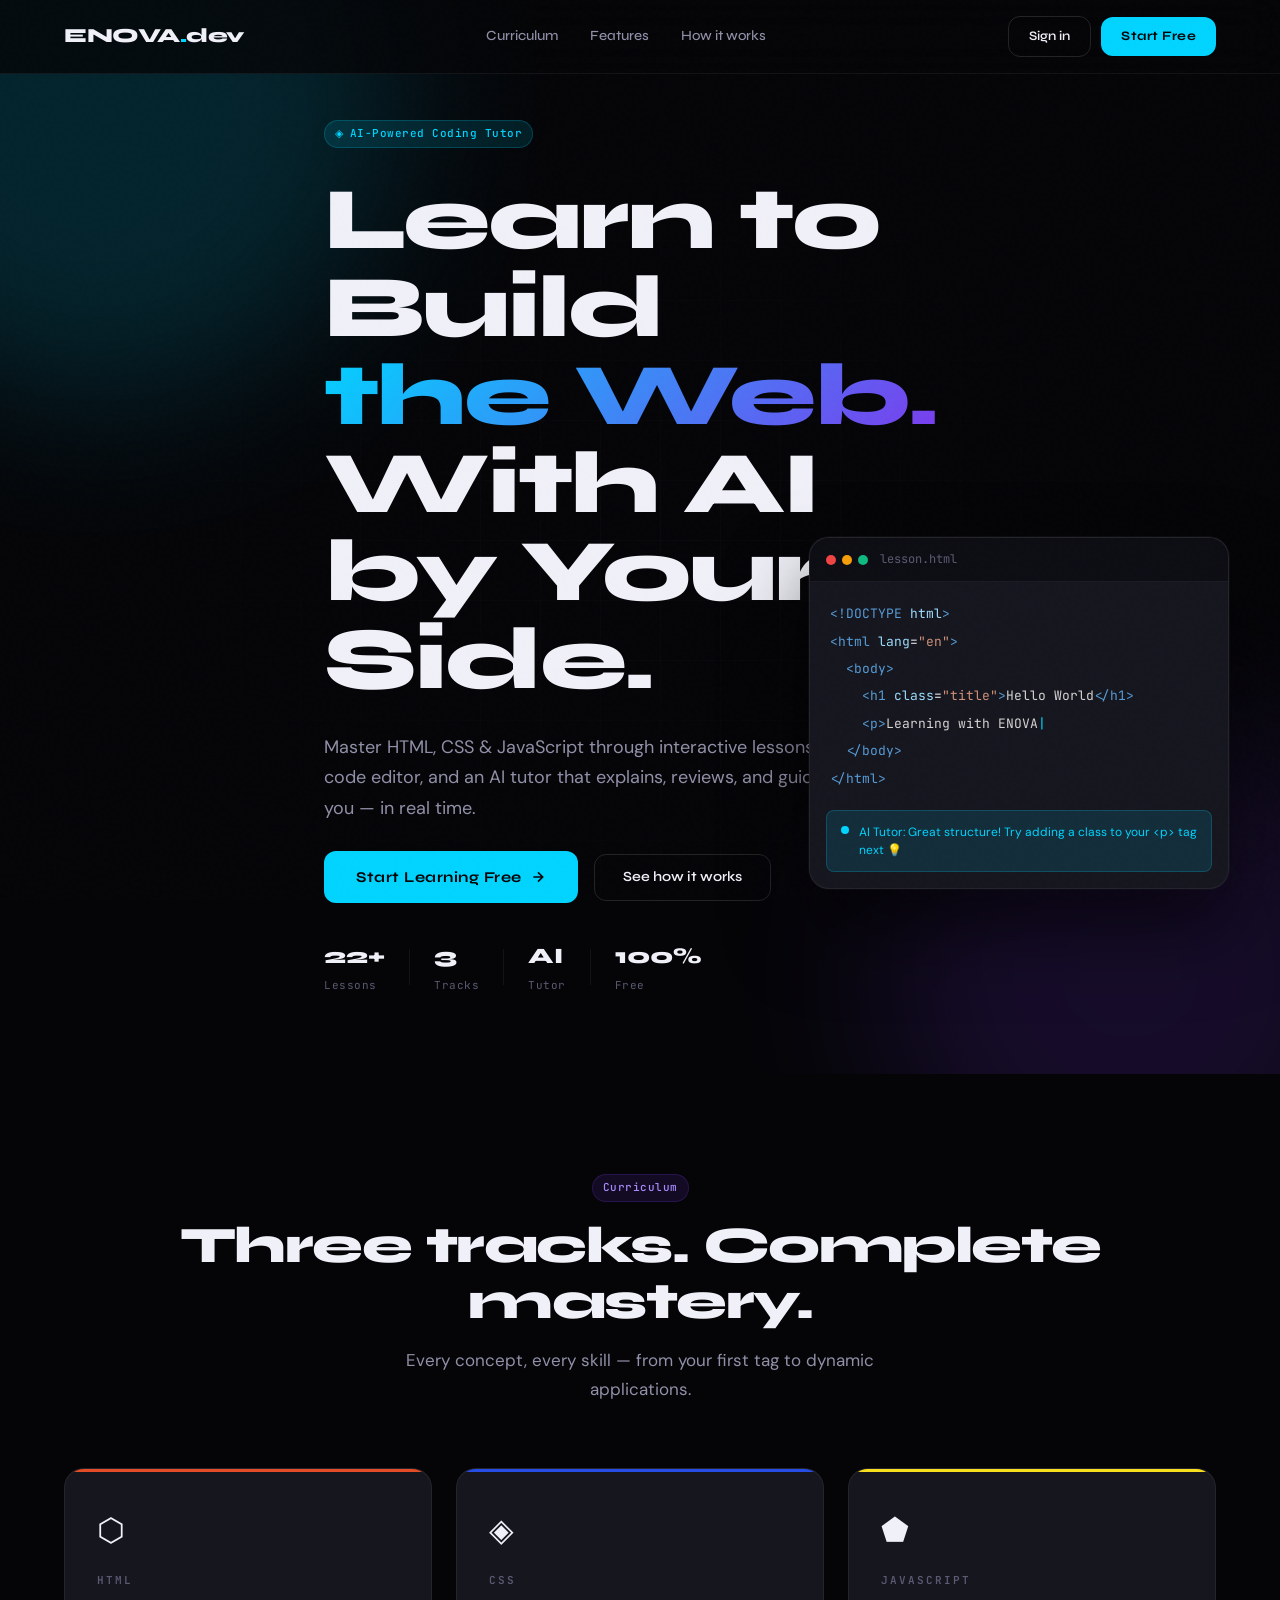
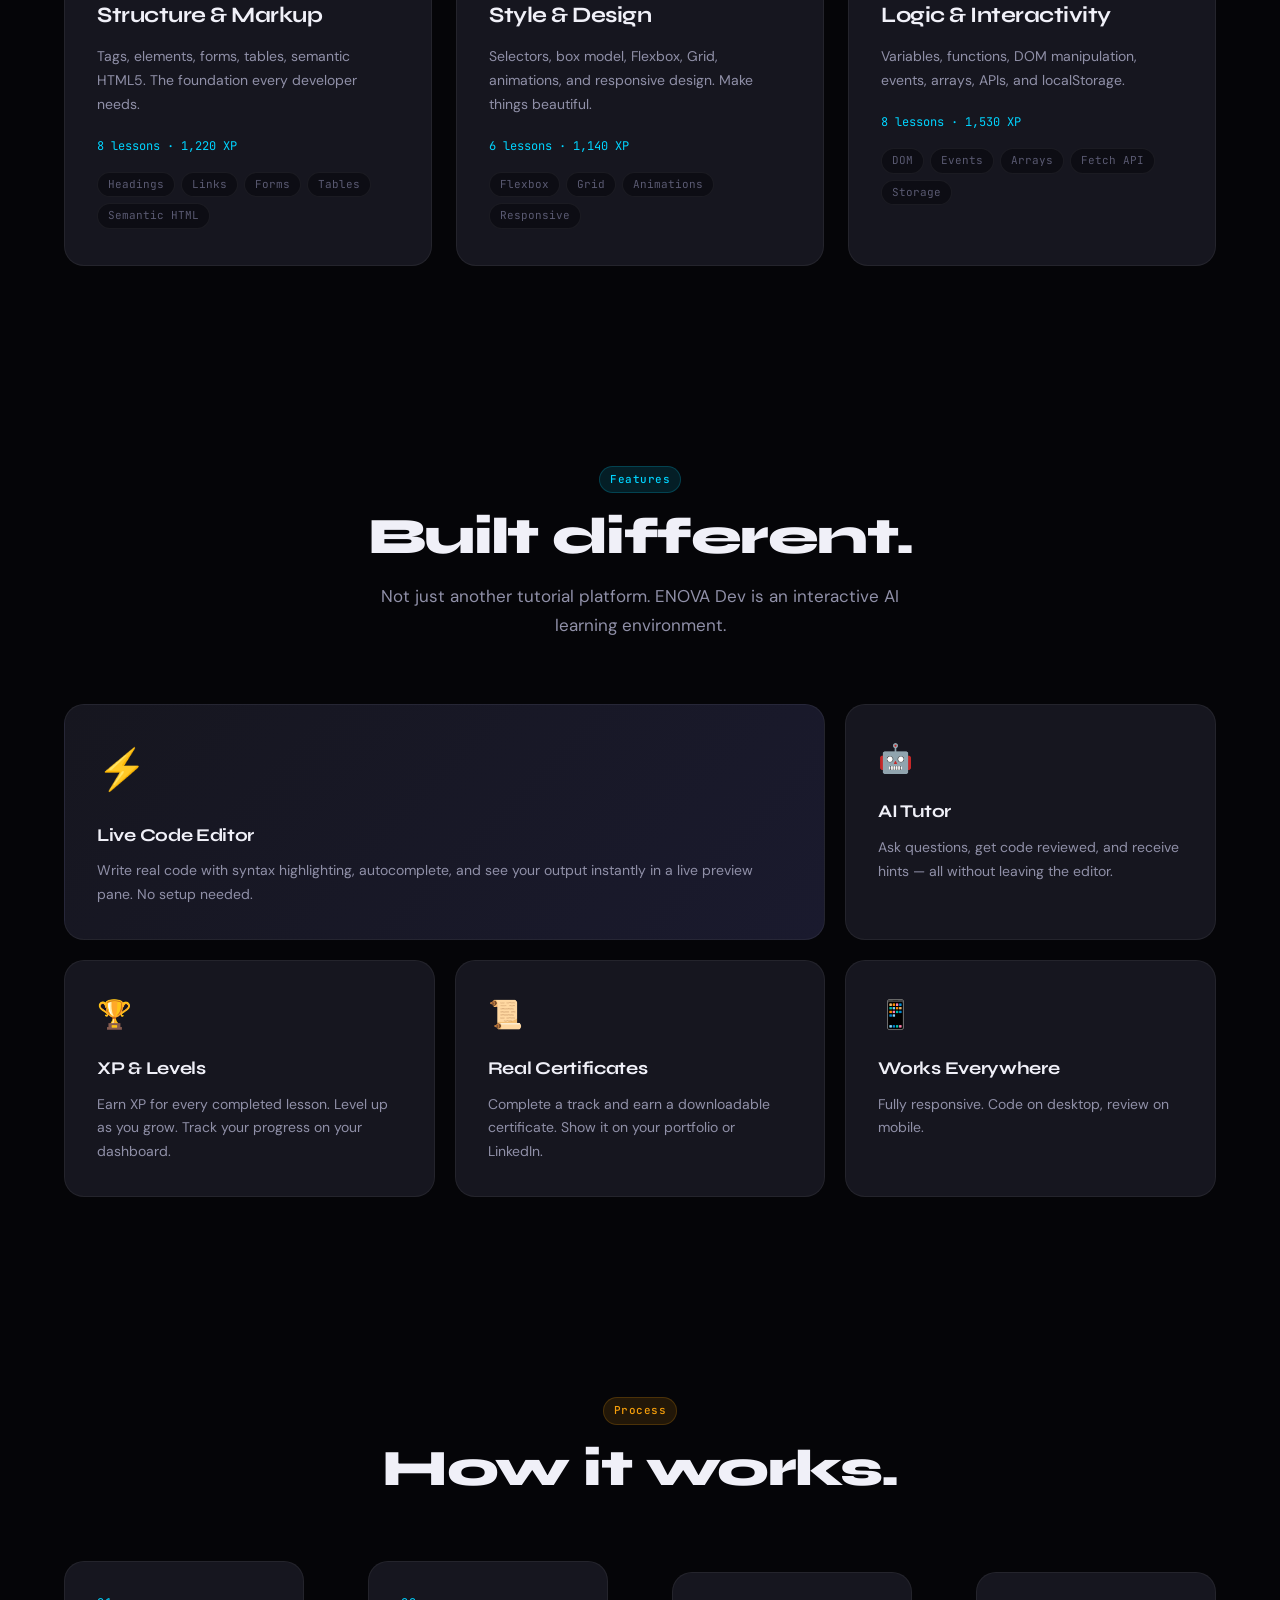
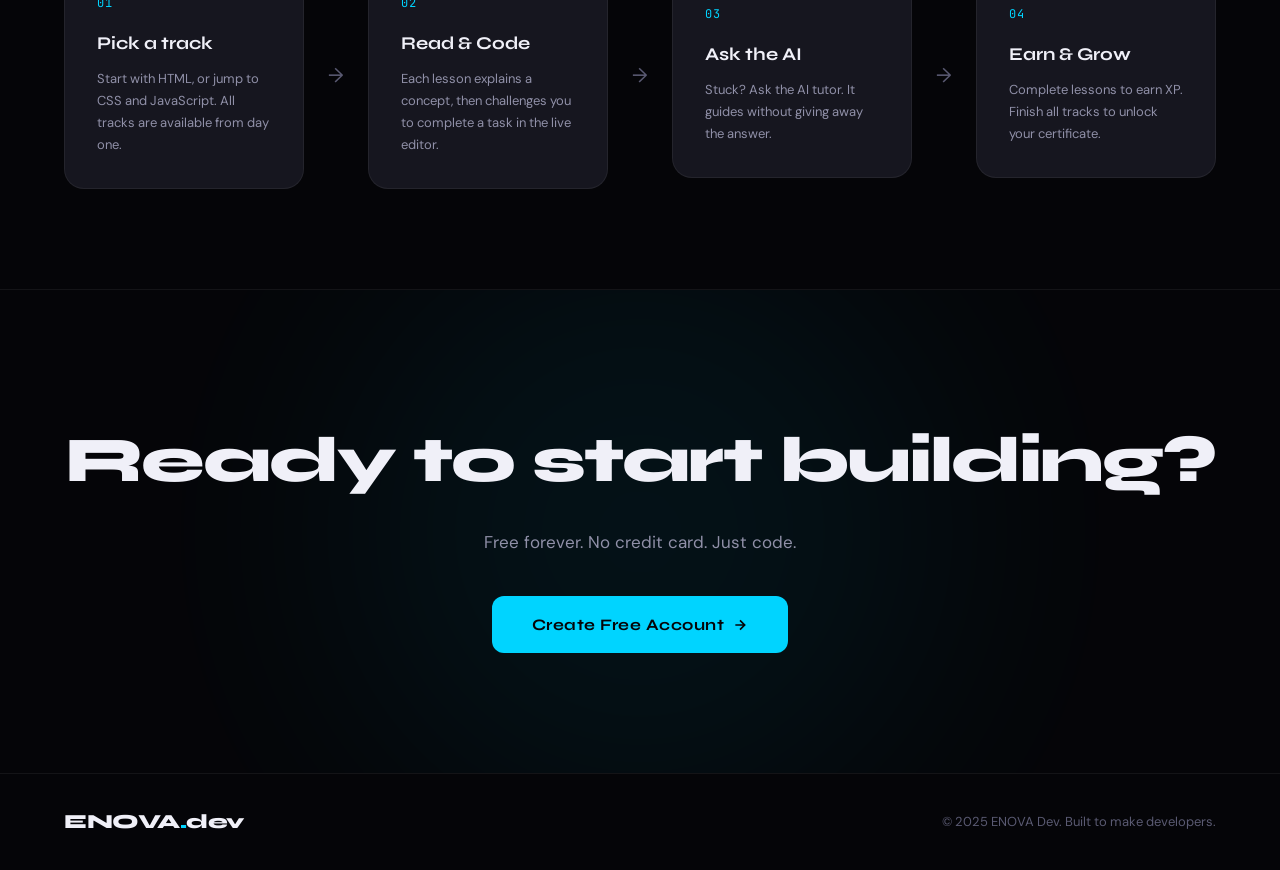
<file: index.html>
<!DOCTYPE html>
<html lang="en">
<head>
  <meta charset="UTF-8"/>
  <meta name="viewport" content="width=device-width, initial-scale=1.0"/>
  <title>ENOVA Dev — Learn Web Development with AI</title>
  <meta name="description" content="Master HTML, CSS, and JavaScript with an AI tutor that codes with you. Interactive lessons, live preview, XP system, and real certificates."/>
  <link rel="stylesheet" href="css/global.css"/>
  <link rel="stylesheet" href="css/landing.css"/>
  <link rel="icon" href="data:image/svg+xml,<svg xmlns='http://www.w3.org/2000/svg' viewBox='0 0 32 32'><text y='26' font-size='28'>⬡</text></svg>"/>
</head>
<body>

<!-- Nav -->
<nav class="nav">
  <div class="nav-inner">
    <a href="index.html" class="nav-logo">ENOVA<span>.</span>dev</a>
    <div class="nav-links">
      <a href="#curriculum" class="nav-link">Curriculum</a>
      <a href="#features" class="nav-link">Features</a>
      <a href="#how" class="nav-link">How it works</a>
    </div>
    <div class="nav-actions">
      <a href="login.html" class="btn-ghost" style="padding:9px 20px;font-size:13px;">Sign in</a>
      <a href="test.html" class="btn-primary" style="padding:9px 20px;font-size:13px;">Start Free</a>
    </div>
  </div>
</nav>

<!-- Hero -->
<section class="hero">
  <div class="hero-bg">
    <div class="hero-orb hero-orb-1"></div>
    <div class="hero-orb hero-orb-2"></div>
    <div class="hero-grid"></div>
  </div>
  <div class="container hero-inner">
    <div class="hero-badge badge badge-cyan" style="animation-delay:0s">
      <span>◈</span> AI-Powered Coding Tutor
    </div>
    <h1 class="hero-title">
      Learn to Build<br/>
      <span class="hero-title-accent">the Web.</span><br/>
      With AI by Your Side.
    </h1>
    <p class="hero-sub">
      Master HTML, CSS &amp; JavaScript through interactive lessons, a live code editor, and an AI tutor that explains, reviews, and guides you — in real time.
    </p>
    <div class="hero-actions">
      <a href="test.html" class="btn-primary hero-cta">
        Start Learning Free
        <svg width="16" height="16" viewBox="0 0 24 24" fill="none" stroke="currentColor" stroke-width="2.5"><path d="M5 12h14M12 5l7 7-7 7"/></svg>
      </a>
      <a href="#how" class="btn-ghost">See how it works</a>
    </div>
    <div class="hero-stats">
      <div class="hero-stat">
        <span class="hero-stat-num">22+</span>
        <span class="hero-stat-label">Lessons</span>
      </div>
      <div class="hero-stat-divider"></div>
      <div class="hero-stat">
        <span class="hero-stat-num">3</span>
        <span class="hero-stat-label">Tracks</span>
      </div>
      <div class="hero-stat-divider"></div>
      <div class="hero-stat">
        <span class="hero-stat-num">AI</span>
        <span class="hero-stat-label">Tutor</span>
      </div>
      <div class="hero-stat-divider"></div>
      <div class="hero-stat">
        <span class="hero-stat-num">100%</span>
        <span class="hero-stat-label">Free</span>
      </div>
    </div>
  </div>

  <!-- Floating code preview -->
  <div class="hero-preview">
    <div class="preview-window">
      <div class="preview-topbar">
        <div class="preview-dots">
          <span style="background:#ef4444"></span>
          <span style="background:#f59e0b"></span>
          <span style="background:#10b981"></span>
        </div>
        <span class="preview-title">lesson.html</span>
      </div>
      <div class="preview-code">
        <div class="code-line"><span class="code-tag">&lt;!DOCTYPE</span> <span class="code-attr">html</span><span class="code-tag">&gt;</span></div>
        <div class="code-line"><span class="code-tag">&lt;html</span> <span class="code-attr">lang</span>=<span class="code-str">"en"</span><span class="code-tag">&gt;</span></div>
        <div class="code-line code-indent"><span class="code-tag">&lt;body&gt;</span></div>
        <div class="code-line code-indent-2"><span class="code-tag">&lt;h1</span> <span class="code-attr">class</span>=<span class="code-str">"title"</span><span class="code-tag">&gt;</span><span class="code-text">Hello World</span><span class="code-tag">&lt;/h1&gt;</span></div>
        <div class="code-line code-indent-2 code-cursor"><span class="code-tag">&lt;p&gt;</span><span class="code-text">Learning with ENOVA</span><span class="cursor-blink">|</span></div>
        <div class="code-line code-indent"><span class="code-tag">&lt;/body&gt;</span></div>
        <div class="code-line"><span class="code-tag">&lt;/html&gt;</span></div>
      </div>
      <!-- AI Chip -->
      <div class="ai-chip">
        <div class="ai-chip-dot"></div>
        <span>AI Tutor: Great structure! Try adding a class to your &lt;p&gt; tag next 💡</span>
      </div>
    </div>
  </div>
</section>

<!-- Curriculum -->
<section class="section" id="curriculum">
  <div class="container">
    <div class="section-header">
      <div class="badge badge-violet">Curriculum</div>
      <h2 class="section-title">Three tracks. Complete mastery.</h2>
      <p class="section-sub">Every concept, every skill — from your first tag to dynamic applications.</p>
    </div>
    <div class="tracks-grid">
      <div class="track-card track-html">
        <div class="track-icon">⬡</div>
        <div class="track-label">HTML</div>
        <h3 class="track-title">Structure & Markup</h3>
        <p class="track-desc">Tags, elements, forms, tables, semantic HTML5. The foundation every developer needs.</p>
        <div class="track-lessons">8 lessons · 1,220 XP</div>
        <div class="track-topics">
          <span>Headings</span><span>Links</span><span>Forms</span><span>Tables</span><span>Semantic HTML</span>
        </div>
      </div>
      <div class="track-card track-css">
        <div class="track-icon">◈</div>
        <div class="track-label">CSS</div>
        <h3 class="track-title">Style & Design</h3>
        <p class="track-desc">Selectors, box model, Flexbox, Grid, animations, and responsive design. Make things beautiful.</p>
        <div class="track-lessons">6 lessons · 1,140 XP</div>
        <div class="track-topics">
          <span>Flexbox</span><span>Grid</span><span>Animations</span><span>Responsive</span>
        </div>
      </div>
      <div class="track-card track-js">
        <div class="track-icon">⬟</div>
        <div class="track-label">JavaScript</div>
        <h3 class="track-title">Logic & Interactivity</h3>
        <p class="track-desc">Variables, functions, DOM manipulation, events, arrays, APIs, and localStorage.</p>
        <div class="track-lessons">8 lessons · 1,530 XP</div>
        <div class="track-topics">
          <span>DOM</span><span>Events</span><span>Arrays</span><span>Fetch API</span><span>Storage</span>
        </div>
      </div>
    </div>
  </div>
</section>

<!-- Features -->
<section class="section" id="features">
  <div class="container">
    <div class="section-header">
      <div class="badge badge-cyan">Features</div>
      <h2 class="section-title">Built different.</h2>
      <p class="section-sub">Not just another tutorial platform. ENOVA Dev is an interactive AI learning environment.</p>
    </div>
    <div class="features-grid">
      <div class="feature-card feature-large">
        <div class="feature-icon-lg">⚡</div>
        <h3>Live Code Editor</h3>
        <p>Write real code with syntax highlighting, autocomplete, and see your output instantly in a live preview pane. No setup needed.</p>
      </div>
      <div class="feature-card">
        <div class="feature-icon">🤖</div>
        <h3>AI Tutor</h3>
        <p>Ask questions, get code reviewed, and receive hints — all without leaving the editor.</p>
      </div>
      <div class="feature-card">
        <div class="feature-icon">🏆</div>
        <h3>XP & Levels</h3>
        <p>Earn XP for every completed lesson. Level up as you grow. Track your progress on your dashboard.</p>
      </div>
      <div class="feature-card">
        <div class="feature-icon">📜</div>
        <h3>Real Certificates</h3>
        <p>Complete a track and earn a downloadable certificate. Show it on your portfolio or LinkedIn.</p>
      </div>
      <div class="feature-card">
        <div class="feature-icon">📱</div>
        <h3>Works Everywhere</h3>
        <p>Fully responsive. Code on desktop, review on mobile.</p>
      </div>
    </div>
  </div>
</section>

<!-- How it works -->
<section class="section" id="how">
  <div class="container">
    <div class="section-header">
      <div class="badge badge-gold">Process</div>
      <h2 class="section-title">How it works.</h2>
    </div>
    <div class="steps">
      <div class="step">
        <div class="step-num">01</div>
        <h3>Pick a track</h3>
        <p>Start with HTML, or jump to CSS and JavaScript. All tracks are available from day one.</p>
      </div>
      <div class="step-arrow">→</div>
      <div class="step">
        <div class="step-num">02</div>
        <h3>Read & Code</h3>
        <p>Each lesson explains a concept, then challenges you to complete a task in the live editor.</p>
      </div>
      <div class="step-arrow">→</div>
      <div class="step">
        <div class="step-num">03</div>
        <h3>Ask the AI</h3>
        <p>Stuck? Ask the AI tutor. It guides without giving away the answer.</p>
      </div>
      <div class="step-arrow">→</div>
      <div class="step">
        <div class="step-num">04</div>
        <h3>Earn & Grow</h3>
        <p>Complete lessons to earn XP. Finish all tracks to unlock your certificate.</p>
      </div>
    </div>
  </div>
</section>

<!-- CTA -->
<section class="cta-section">
  <div class="cta-orb"></div>
  <div class="container cta-inner">
    <h2 class="cta-title">Ready to start building?</h2>
    <p class="cta-sub">Free forever. No credit card. Just code.</p>
    <a href="test.html" class="btn-primary cta-btn">
      Create Free Account
      <svg width="16" height="16" viewBox="0 0 24 24" fill="none" stroke="currentColor" stroke-width="2.5"><path d="M5 12h14M12 5l7 7-7 7"/></svg>
    </a>
  </div>
</section>

<!-- Footer -->
<footer class="footer">
  <div class="container footer-inner">
    <div class="nav-logo">ENOVA<span style="color:var(--cyan)">.</span>dev</div>
    <p style="color:var(--text-3);font-size:13px;">© 2025 ENOVA Dev. Built to make developers.</p>
  </div>
</footer>

<script>
  // Intersection observer for scroll animations
  const observer = new IntersectionObserver((entries) => {
    entries.forEach(entry => {
      if (entry.isIntersecting) {
        entry.target.style.opacity = '1';
        entry.target.style.transform = 'translateY(0)';
      }
    });
  }, { threshold: 0.1 });

  document.querySelectorAll('.track-card, .feature-card, .step').forEach(el => {
    el.style.opacity = '0';
    el.style.transform = 'translateY(30px)';
    el.style.transition = 'opacity 0.6s ease, transform 0.6s ease';
    observer.observe(el);
  });
</script>
</body>
</html>
</file>
<file: css/global.css>
@import url('https://fonts.googleapis.com/css2?family=Syne:wght@400;500;600;700;800&family=JetBrains+Mono:wght@300;400;500;600&family=DM+Sans:ital,wght@0,300;0,400;0,500;1,300&display=swap');

:root {
  --bg: #050508;
  --bg-2: #0d0d14;
  --bg-3: #12121c;
  --surface: #16161f;
  --surface-2: #1e1e2e;
  --border: rgba(255,255,255,0.06);
  --border-hover: rgba(255,255,255,0.12);

  --cyan: #00d4ff;
  --cyan-dim: rgba(0,212,255,0.12);
  --cyan-glow: rgba(0,212,255,0.3);
  --violet: #7c3aed;
  --violet-dim: rgba(124,58,237,0.12);
  --gold: #f59e0b;
  --gold-dim: rgba(245,158,11,0.12);
  --red: #ef4444;
  --green: #10b981;

  --text: #f0f0f8;
  --text-2: #9090a8;
  --text-3: #5a5a72;

  --font-display: 'Syne', sans-serif;
  --font-body: 'DM Sans', sans-serif;
  --font-mono: 'JetBrains Mono', monospace;

  --radius: 12px;
  --radius-lg: 20px;
  --radius-sm: 8px;
  --transition: all 0.25s cubic-bezier(0.4, 0, 0.2, 1);
}

*, *::before, *::after { box-sizing: border-box; margin: 0; padding: 0; }

html { scroll-behavior: smooth; }

body {
  font-family: var(--font-body);
  background: var(--bg);
  color: var(--text);
  line-height: 1.6;
  overflow-x: hidden;
  -webkit-font-smoothing: antialiased;
}

/* Scrollbar */
::-webkit-scrollbar { width: 4px; }
::-webkit-scrollbar-track { background: var(--bg-2); }
::-webkit-scrollbar-thumb { background: var(--surface-2); border-radius: 2px; }
::-webkit-scrollbar-thumb:hover { background: var(--text-3); }

/* Selection */
::selection { background: var(--cyan-dim); color: var(--cyan); }

/* Global noise overlay */
body::before {
  content: '';
  position: fixed;
  inset: 0;
  background-image: url("data:image/svg+xml,%3Csvg viewBox='0 0 256 256' xmlns='http://www.w3.org/2000/svg'%3E%3Cfilter id='noise'%3E%3CfeTurbulence type='fractalNoise' baseFrequency='0.9' numOctaves='4' stitchTiles='stitch'/%3E%3C/filter%3E%3Crect width='100%25' height='100%25' filter='url(%23noise)' opacity='0.03'/%3E%3C/svg%3E");
  pointer-events: none;
  z-index: 9999;
  opacity: 0.4;
}

a { text-decoration: none; color: inherit; }

button {
  cursor: pointer;
  font-family: var(--font-display);
  border: none;
  outline: none;
}

input, textarea, select {
  font-family: var(--font-body);
  outline: none;
}

/* Utility classes */
.container { max-width: 1200px; margin: 0 auto; padding: 0 24px; }
.flex { display: flex; }
.flex-col { flex-direction: column; }
.items-center { align-items: center; }
.justify-center { justify-content: center; }
.justify-between { justify-content: space-between; }
.gap-8 { gap: 8px; }
.gap-12 { gap: 12px; }
.gap-16 { gap: 16px; }
.gap-24 { gap: 24px; }

/* Glow effects */
.glow-cyan { box-shadow: 0 0 30px var(--cyan-glow); }
.text-cyan { color: var(--cyan); }
.text-violet { color: var(--violet); }
.text-gold { color: var(--gold); }
.text-muted { color: var(--text-2); }

/* Btn primary */
.btn-primary {
  display: inline-flex;
  align-items: center;
  justify-content: center;
  gap: 8px;
  padding: 12px 28px;
  background: var(--cyan);
  color: var(--bg);
  font-family: var(--font-display);
  font-weight: 700;
  font-size: 14px;
  letter-spacing: 0.5px;
  border-radius: var(--radius);
  transition: var(--transition);
  position: relative;
  overflow: hidden;
}
.btn-primary::before {
  content: '';
  position: absolute;
  inset: 0;
  background: linear-gradient(135deg, transparent 0%, rgba(255,255,255,0.15) 100%);
  opacity: 0;
  transition: var(--transition);
}
.btn-primary:hover { transform: translateY(-2px); box-shadow: 0 8px 30px var(--cyan-glow); }
.btn-primary:hover::before { opacity: 1; }
.btn-primary:active { transform: translateY(0); }

.btn-ghost {
  display: inline-flex;
  align-items: center;
  justify-content: center;
  gap: 8px;
  padding: 11px 28px;
  background: transparent;
  color: var(--text);
  font-family: var(--font-display);
  font-weight: 600;
  font-size: 14px;
  border: 1px solid var(--border-hover);
  border-radius: var(--radius);
  transition: var(--transition);
}
.btn-ghost:hover { border-color: var(--cyan); color: var(--cyan); background: var(--cyan-dim); }

/* Card */
.card {
  background: var(--surface);
  border: 1px solid var(--border);
  border-radius: var(--radius-lg);
  transition: var(--transition);
}
.card:hover { border-color: var(--border-hover); }

/* Badge */
.badge {
  display: inline-flex;
  align-items: center;
  gap: 6px;
  padding: 4px 10px;
  border-radius: 999px;
  font-family: var(--font-mono);
  font-size: 11px;
  font-weight: 500;
  letter-spacing: 0.5px;
}
.badge-cyan { background: var(--cyan-dim); color: var(--cyan); border: 1px solid rgba(0,212,255,0.2); }
.badge-violet { background: var(--violet-dim); color: #a78bfa; border: 1px solid rgba(124,58,237,0.2); }
.badge-gold { background: var(--gold-dim); color: var(--gold); border: 1px solid rgba(245,158,11,0.2); }

/* XP bar */
.xp-bar-track {
  width: 100%;
  height: 4px;
  background: var(--surface-2);
  border-radius: 999px;
  overflow: hidden;
}
.xp-bar-fill {
  height: 100%;
  background: linear-gradient(90deg, var(--cyan), var(--violet));
  border-radius: 999px;
  transition: width 0.8s cubic-bezier(0.4, 0, 0.2, 1);
}

/* Animations */
@keyframes fadeUp {
  from { opacity: 0; transform: translateY(24px); }
  to { opacity: 1; transform: translateY(0); }
}
@keyframes fadeIn {
  from { opacity: 0; }
  to { opacity: 1; }
}
@keyframes pulse-cyan {
  0%, 100% { box-shadow: 0 0 0 0 var(--cyan-glow); }
  50% { box-shadow: 0 0 20px 4px var(--cyan-glow); }
}
@keyframes float {
  0%, 100% { transform: translateY(0); }
  50% { transform: translateY(-8px); }
}
@keyframes spin-slow {
  to { transform: rotate(360deg); }
}
@keyframes bounce-dot {
  0%, 80%, 100% { transform: scale(0.6); opacity: 0.4; }
  40% { transform: scale(1); opacity: 1; }
}
@keyframes shimmer {
  0% { background-position: -200% center; }
  100% { background-position: 200% center; }
}

.anim-fade-up { animation: fadeUp 0.6s ease forwards; }
.anim-fade-in { animation: fadeIn 0.4s ease forwards; }

/* Page load animation */
.page-enter { opacity: 0; transform: translateY(16px); animation: fadeUp 0.5s ease 0.1s forwards; }

/* Nav */
.nav {
  position: fixed;
  top: 0; left: 0; right: 0;
  z-index: 100;
  padding: 16px 0;
  background: rgba(5,5,8,0.8);
  backdrop-filter: blur(20px);
  border-bottom: 1px solid var(--border);
}
.nav-inner {
  display: flex;
  align-items: center;
  justify-content: space-between;
  max-width: 1200px;
  margin: 0 auto;
  padding: 0 24px;
}
.nav-logo {
  font-family: var(--font-display);
  font-weight: 800;
  font-size: 20px;
  letter-spacing: -0.5px;
}
.nav-logo span { color: var(--cyan); }
.nav-links { display: flex; align-items: center; gap: 32px; }
.nav-link {
  font-family: var(--font-display);
  font-size: 14px;
  font-weight: 500;
  color: var(--text-2);
  transition: var(--transition);
}
.nav-link:hover { color: var(--text); }
.nav-link.active { color: var(--cyan); }

/* Form inputs */
.input-group { display: flex; flex-direction: column; gap: 6px; }
.input-label {
  font-family: var(--font-mono);
  font-size: 11px;
  font-weight: 500;
  color: var(--text-3);
  letter-spacing: 1px;
  text-transform: uppercase;
}
.input-field {
  width: 100%;
  padding: 12px 16px;
  background: var(--bg-2);
  border: 1px solid var(--border);
  border-radius: var(--radius-sm);
  color: var(--text);
  font-size: 14px;
  transition: var(--transition);
}
.input-field:focus { border-color: var(--cyan); box-shadow: 0 0 0 3px var(--cyan-dim); }
.input-field::placeholder { color: var(--text-3); }

/* Divider */
.divider {
  display: flex;
  align-items: center;
  gap: 16px;
  color: var(--text-3);
  font-size: 12px;
  font-family: var(--font-mono);
}
.divider::before, .divider::after {
  content: '';
  flex: 1;
  height: 1px;
  background: var(--border);
}

/* Toast */
.toast-container {
  position: fixed;
  top: 24px;
  right: 24px;
  z-index: 9000;
  display: flex;
  flex-direction: column;
  gap: 8px;
}
.toast {
  padding: 12px 20px;
  border-radius: var(--radius-sm);
  font-size: 13px;
  font-family: var(--font-body);
  animation: fadeUp 0.3s ease;
  display: flex;
  align-items: center;
  gap: 8px;
  min-width: 280px;
  border: 1px solid;
}
.toast-success { background: rgba(16,185,129,0.12); border-color: rgba(16,185,129,0.3); color: #10b981; }
.toast-error { background: rgba(239,68,68,0.12); border-color: rgba(239,68,68,0.3); color: #ef4444; }
.toast-info { background: var(--cyan-dim); border-color: rgba(0,212,255,0.3); color: var(--cyan); }

/* Loading spinner */
.spinner {
  width: 18px; height: 18px;
  border: 2px solid var(--border);
  border-top-color: var(--cyan);
  border-radius: 50%;
  animation: spin-slow 0.7s linear infinite;
}

/* Responsive */
@media (max-width: 768px) {
  .nav-links { display: none; }
  .container { padding: 0 16px; }
}
</file>
<file: css/landing.css>
/* ─── Hero ─────────────────────────────────────────────────────── */
.hero {
  min-height: 100vh;
  display: flex;
  align-items: center;
  position: relative;
  overflow: hidden;
  padding: 120px 0 80px;
}
.hero-bg {
  position: absolute;
  inset: 0;
  pointer-events: none;
}
.hero-orb {
  position: absolute;
  border-radius: 50%;
  filter: blur(80px);
  opacity: 0.15;
}
.hero-orb-1 {
  width: 600px; height: 600px;
  background: var(--cyan);
  top: -200px; left: -200px;
  animation: float 8s ease-in-out infinite;
}
.hero-orb-2 {
  width: 500px; height: 500px;
  background: var(--violet);
  bottom: -150px; right: -100px;
  animation: float 10s ease-in-out infinite reverse;
}
.hero-grid {
  position: absolute;
  inset: 0;
  background-image:
    linear-gradient(rgba(255,255,255,0.02) 1px, transparent 1px),
    linear-gradient(90deg, rgba(255,255,255,0.02) 1px, transparent 1px);
  background-size: 60px 60px;
  mask-image: radial-gradient(ellipse at center, black 0%, transparent 70%);
}

.hero-inner {
  position: relative;
  z-index: 1;
  display: flex;
  flex-direction: column;
  align-items: flex-start;
  max-width: 680px;
  gap: 28px;
}

.hero-badge {
  animation: fadeUp 0.5s ease 0.1s both;
}

.hero-title {
  font-family: var(--font-display);
  font-size: clamp(48px, 7vw, 88px);
  font-weight: 800;
  line-height: 1.0;
  letter-spacing: -2px;
  animation: fadeUp 0.6s ease 0.2s both;
}
.hero-title-accent {
  background: linear-gradient(135deg, var(--cyan) 0%, #7c3aed 100%);
  -webkit-background-clip: text;
  -webkit-text-fill-color: transparent;
  background-clip: text;
}

.hero-sub {
  font-size: 18px;
  color: var(--text-2);
  line-height: 1.7;
  max-width: 540px;
  animation: fadeUp 0.6s ease 0.3s both;
}

.hero-actions {
  display: flex;
  align-items: center;
  gap: 16px;
  animation: fadeUp 0.6s ease 0.4s both;
}
.hero-cta { padding: 14px 32px; font-size: 15px; }

.hero-stats {
  display: flex;
  align-items: center;
  gap: 24px;
  margin-top: 8px;
  animation: fadeUp 0.6s ease 0.5s both;
}
.hero-stat { display: flex; flex-direction: column; gap: 2px; }
.hero-stat-num {
  font-family: var(--font-display);
  font-size: 22px;
  font-weight: 800;
  color: var(--text);
}
.hero-stat-label {
  font-family: var(--font-mono);
  font-size: 11px;
  color: var(--text-3);
  letter-spacing: 0.5px;
}
.hero-stat-divider {
  width: 1px;
  height: 36px;
  background: var(--border);
}

/* Floating preview */
.hero-preview {
  position: absolute;
  right: 4%;
  top: 50%;
  transform: translateY(-50%);
  width: 420px;
  animation: fadeUp 0.8s ease 0.6s both, float 6s ease-in-out 1.4s infinite;
  z-index: 1;
}
.preview-window {
  background: var(--surface);
  border: 1px solid var(--border);
  border-radius: var(--radius-lg);
  overflow: hidden;
  box-shadow: 0 40px 80px rgba(0,0,0,0.6), 0 0 0 1px rgba(255,255,255,0.04);
}
.preview-topbar {
  display: flex;
  align-items: center;
  gap: 12px;
  padding: 12px 16px;
  background: var(--bg-2);
  border-bottom: 1px solid var(--border);
}
.preview-dots { display: flex; gap: 6px; }
.preview-dots span { width: 10px; height: 10px; border-radius: 50%; }
.preview-title {
  font-family: var(--font-mono);
  font-size: 12px;
  color: var(--text-3);
}
.preview-code {
  padding: 20px;
  display: flex;
  flex-direction: column;
  gap: 4px;
}
.code-line {
  font-family: var(--font-mono);
  font-size: 13px;
  line-height: 1.8;
}
.code-indent { padding-left: 16px; }
.code-indent-2 { padding-left: 32px; }
.code-tag { color: #569cd6; }
.code-attr { color: #9cdcfe; }
.code-str { color: #ce9178; }
.code-text { color: #d4d4d4; }
.cursor-blink {
  color: var(--cyan);
  animation: blink 1s step-end infinite;
}
@keyframes blink { 0%,100%{opacity:1} 50%{opacity:0} }

.ai-chip {
  display: flex;
  align-items: flex-start;
  gap: 10px;
  margin: 0 16px 16px;
  padding: 12px 14px;
  background: var(--cyan-dim);
  border: 1px solid rgba(0,212,255,0.2);
  border-radius: var(--radius-sm);
  font-size: 12px;
  color: var(--cyan);
  line-height: 1.5;
}
.ai-chip-dot {
  width: 8px; height: 8px;
  border-radius: 50%;
  background: var(--cyan);
  flex-shrink: 0;
  margin-top: 3px;
  animation: pulse-cyan 2s infinite;
}

/* ─── Sections ──────────────────────────────────────────────────── */
.section { padding: 100px 0; }
.section-header {
  text-align: center;
  margin-bottom: 64px;
  display: flex;
  flex-direction: column;
  align-items: center;
  gap: 16px;
}
.section-title {
  font-family: var(--font-display);
  font-size: clamp(32px, 4vw, 52px);
  font-weight: 800;
  letter-spacing: -1.5px;
  line-height: 1.1;
}
.section-sub {
  font-size: 17px;
  color: var(--text-2);
  max-width: 520px;
  text-align: center;
  line-height: 1.7;
}

/* ─── Tracks ────────────────────────────────────────────────────── */
.tracks-grid {
  display: grid;
  grid-template-columns: repeat(3, 1fr);
  gap: 24px;
}
.track-card {
  padding: 36px 32px;
  border-radius: var(--radius-lg);
  background: var(--surface);
  border: 1px solid var(--border);
  position: relative;
  overflow: hidden;
  transition: var(--transition);
  cursor: default;
}
.track-card::before {
  content: '';
  position: absolute;
  top: 0; left: 0; right: 0;
  height: 3px;
}
.track-html::before { background: #e34c26; }
.track-css::before { background: #264de4; }
.track-js::before { background: #f7df1e; }
.track-card:hover { transform: translateY(-4px); border-color: var(--border-hover); box-shadow: 0 20px 40px rgba(0,0,0,0.3); }

.track-icon {
  font-size: 32px;
  margin-bottom: 16px;
}
.track-label {
  font-family: var(--font-mono);
  font-size: 11px;
  font-weight: 600;
  letter-spacing: 2px;
  color: var(--text-3);
  margin-bottom: 8px;
  text-transform: uppercase;
}
.track-title {
  font-family: var(--font-display);
  font-size: 22px;
  font-weight: 700;
  margin-bottom: 12px;
  letter-spacing: -0.5px;
}
.track-desc {
  font-size: 14px;
  color: var(--text-2);
  line-height: 1.7;
  margin-bottom: 20px;
}
.track-lessons {
  font-family: var(--font-mono);
  font-size: 12px;
  color: var(--cyan);
  margin-bottom: 16px;
}
.track-topics {
  display: flex;
  flex-wrap: wrap;
  gap: 6px;
}
.track-topics span {
  padding: 3px 10px;
  background: var(--bg-2);
  border: 1px solid var(--border);
  border-radius: 999px;
  font-size: 11px;
  font-family: var(--font-mono);
  color: var(--text-3);
}

/* ─── Features ──────────────────────────────────────────────────── */
.features-grid {
  display: grid;
  grid-template-columns: repeat(3, 1fr);
  grid-template-rows: auto auto;
  gap: 20px;
}
.feature-card {
  padding: 32px;
  background: var(--surface);
  border: 1px solid var(--border);
  border-radius: var(--radius-lg);
  transition: var(--transition);
}
.feature-card:hover { border-color: var(--border-hover); transform: translateY(-2px); }
.feature-large {
  grid-column: 1 / 3;
  background: linear-gradient(135deg, var(--surface) 0%, #1a1a2e 100%);
}
.feature-icon { font-size: 28px; margin-bottom: 16px; }
.feature-icon-lg { font-size: 40px; margin-bottom: 20px; }
.feature-card h3 {
  font-family: var(--font-display);
  font-size: 18px;
  font-weight: 700;
  margin-bottom: 10px;
  letter-spacing: -0.3px;
}
.feature-card p { font-size: 14px; color: var(--text-2); line-height: 1.7; }

/* ─── Steps ─────────────────────────────────────────────────────── */
.steps {
  display: flex;
  align-items: center;
  gap: 24px;
}
.step {
  flex: 1;
  padding: 32px;
  background: var(--surface);
  border: 1px solid var(--border);
  border-radius: var(--radius-lg);
}
.step-num {
  font-family: var(--font-mono);
  font-size: 12px;
  color: var(--cyan);
  letter-spacing: 1px;
  margin-bottom: 16px;
}
.step h3 {
  font-family: var(--font-display);
  font-size: 18px;
  font-weight: 700;
  margin-bottom: 10px;
}
.step p { font-size: 13px; color: var(--text-2); line-height: 1.7; }
.step-arrow {
  font-size: 20px;
  color: var(--text-3);
  flex-shrink: 0;
}

/* ─── CTA ───────────────────────────────────────────────────────── */
.cta-section {
  padding: 120px 0;
  position: relative;
  overflow: hidden;
  text-align: center;
  border-top: 1px solid var(--border);
}
.cta-orb {
  position: absolute;
  width: 600px; height: 600px;
  border-radius: 50%;
  background: var(--cyan);
  filter: blur(120px);
  opacity: 0.06;
  left: 50%;
  top: 50%;
  transform: translate(-50%,-50%);
  pointer-events: none;
}
.cta-inner { position: relative; z-index: 1; }
.cta-title {
  font-family: var(--font-display);
  font-size: clamp(36px, 5vw, 64px);
  font-weight: 800;
  letter-spacing: -2px;
  margin-bottom: 16px;
}
.cta-sub {
  font-size: 17px;
  color: var(--text-2);
  margin-bottom: 40px;
}
.cta-btn { padding: 16px 40px; font-size: 16px; }

/* ─── Footer ────────────────────────────────────────────────────── */
.footer { padding: 32px 0; border-top: 1px solid var(--border); }
.footer-inner {
  display: flex;
  align-items: center;
  justify-content: space-between;
}

/* ─── Nav actions ───────────────────────────────────────────────── */
.nav-actions { display: flex; align-items: center; gap: 10px; }

/* ─── Responsive ────────────────────────────────────────────────── */
@media (max-width: 1024px) {
  .hero-preview { display: none; }
  .hero-inner { max-width: 100%; }
  .tracks-grid { grid-template-columns: 1fr; }
  .features-grid { grid-template-columns: 1fr; }
  .feature-large { grid-column: 1; }
  .steps { flex-direction: column; }
  .step-arrow { transform: rotate(90deg); }
}
@media (max-width: 640px) {
  .hero-actions { flex-direction: column; align-items: flex-start; }
  .hero-stats { flex-wrap: wrap; gap: 16px; }
  .footer-inner { flex-direction: column; gap: 12px; text-align: center; }
}
</file>
